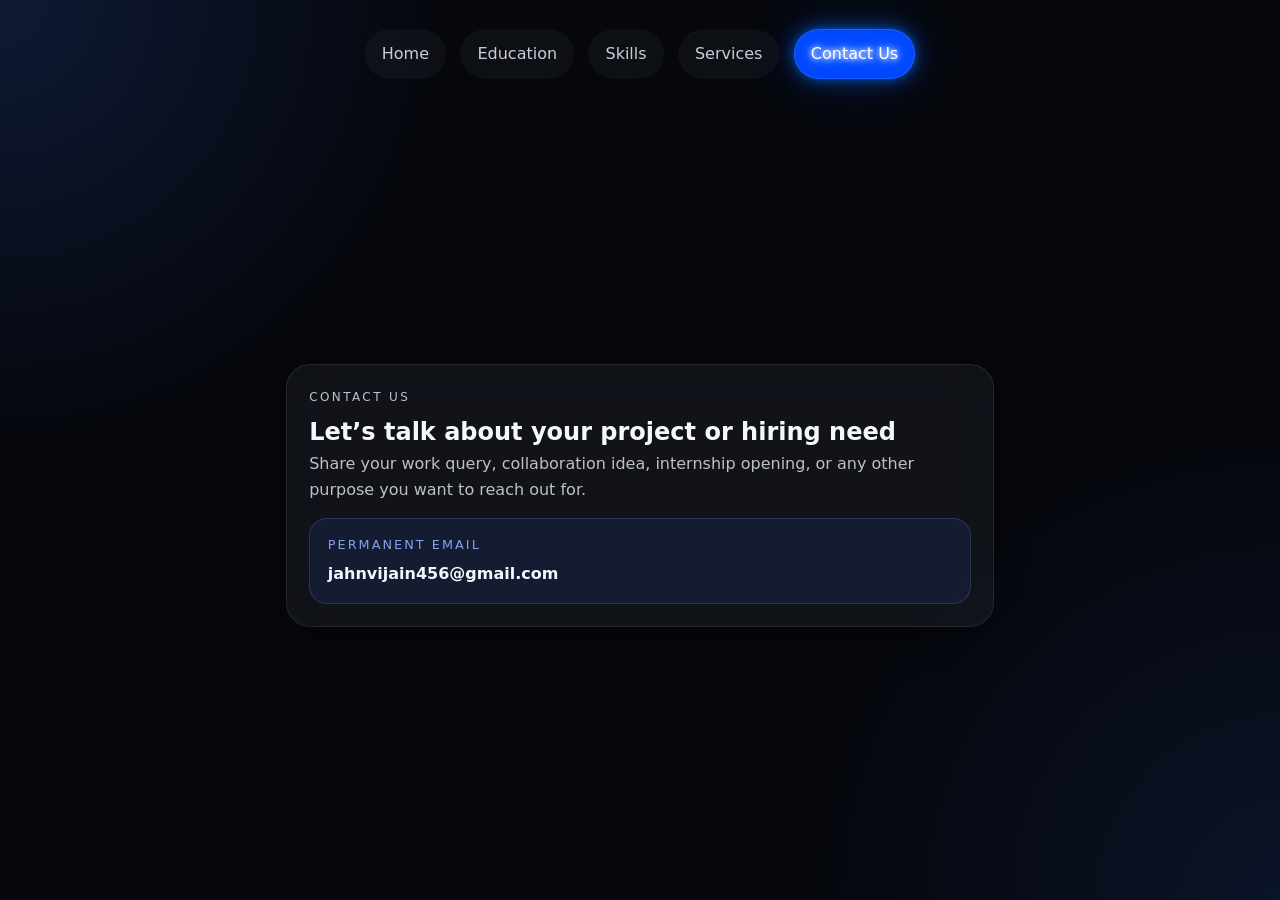
<file: contact.html>
<html>
    <head>
        <title>My Blog!</title>
        <link rel="stylesheet" href="blog.css">
        <meta name="viewport" content="width=device-width, initial-scale=1.0">
        <meta charset="UTF-8">
        <link rel="icon" href="Ibis.png" type="image/x-icon">
    </head>
    <body>
        <header>
            <nav>
                <a href="index.html">Home</a>
                <a href="education.html">Education</a>
                <a href="skills.html">Skills</a>
                <a href="services.html">Services</a>
                <a href="contact.html" class="active">Contact Us</a>
            </nav>
        </header>

        <main>
            <section class="page-shell">
                <div class="contact-panel">
                    <p class="eyebrow">Contact Us</p>
                    <h1>Let’s talk about your project or hiring need</h1>
                    <p class="page-copy">
                        Share your work query, collaboration idea, internship opening, or any other purpose you want to reach out for.
                    </p>

                    <div class="contact-email-card">
                        <span>Permanent Email</span>
                        <strong>jahnvijain456@gmail.com</strong>
                    </div>
                </div>
            </section>
        </main>
    </body>
</html>
</file>
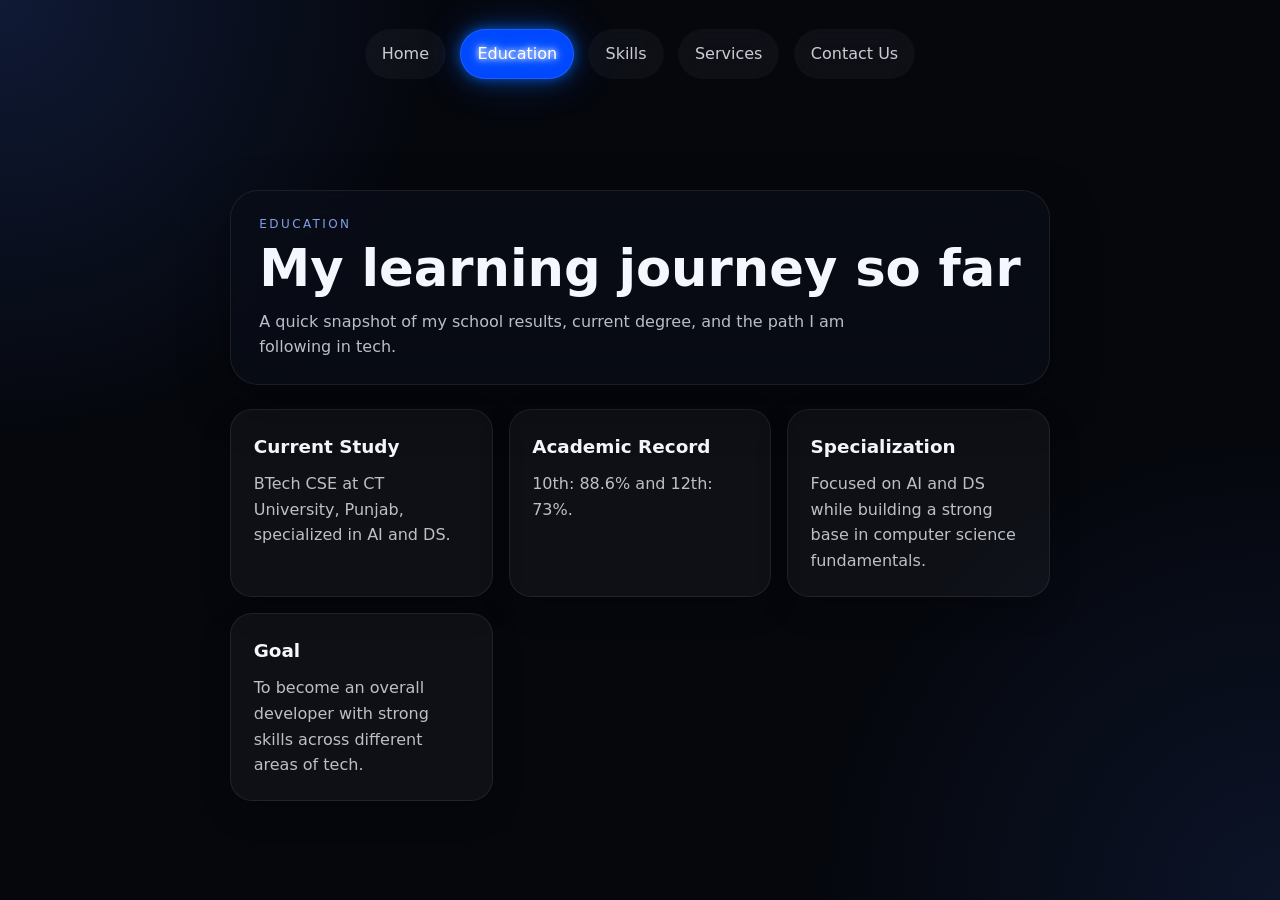
<file: education.html>
<html>
    <head>
        <title>My Blog!</title>
        <link rel="stylesheet" href="blog.css">
        <meta name="viewport" content="width=device-width, initial-scale=1.0">
        <meta charset="UTF-8">
        <link rel="icon" href="Ibis.png" type="image/x-icon">
    </head>
    <body>
        <header>
            <nav>
                <a href="index.html">Home</a>
                <a href="education.html" class="active">Education</a>
                <a href="skills.html">Skills</a>
                <a href="services.html">Services</a>
                <a href="contact.html">Contact Us</a>
            </nav>
        </header>

        <main>
            <section class="page-shell">
                <div class="page-hero">
                    <p class="eyebrow">Education</p>
                    <h1>My learning journey so far</h1>
                    <p class="page-copy">
                        A quick snapshot of my school results, current degree, and the path I am following in tech.
                    </p>
                </div>

                <div class="service-grid">
                    <article class="info-card">
                        <h2>Current Study</h2>
                        <p>BTech CSE at CT University, Punjab, specialized in AI and DS.</p>
                    </article>
                    <article class="info-card">
                        <h2>Academic Record</h2>
                        <p>10th: 88.6% and 12th: 73%.</p>
                    </article>
                    <article class="info-card">
                        <h2>Specialization</h2>
                        <p>Focused on AI and DS while building a strong base in computer science fundamentals.</p>
                    </article>
                    <article class="info-card">
                        <h2>Goal</h2>
                        <p>To become an overall developer with strong skills across different areas of tech.</p>
                    </article>
                </div>
            </section>
        </main>
    </body>
</html>
</file>
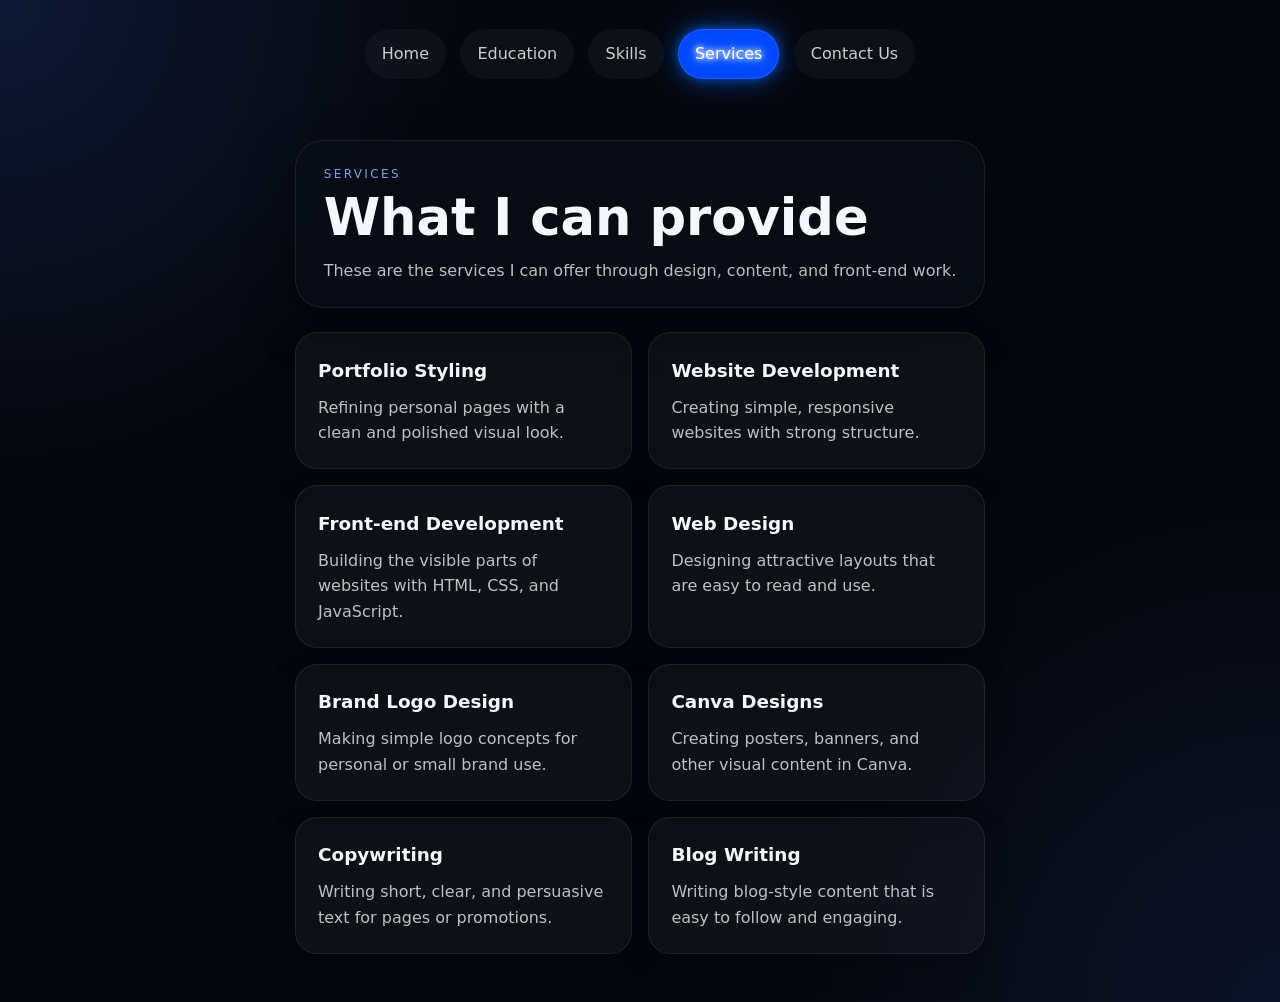
<file: services.html>
<html>
    <head>
        <title>Services</title>
        <link rel="stylesheet" href="blog.css">
        <link rel="stylesheet" href="https://cdnjs.cloudflare.com/ajax/libs/font-awesome/6.5.2/css/all.min.css">
        <meta name="viewport" content="width=device-width, initial-scale=1.0">
        <meta charset="UTF-8">
        <link rel="icon" href="img.png" type="image/x-icon">
    </head>
    <body>
        <header>
            <nav>
                <a href="index.html">Home</a>
                <a href="education.html">Education</a>
                <a href="skills.html">Skills</a>
                <a href="services.html" class="active">Services</a>
                <a href="contact.html">Contact Us</a>
            </nav>
        </header>

        <main>
            <section class="page-shell">
                <div class="page-hero">
                    <p class="eyebrow">Services</p>
                    <h1>What I can provide</h1>
                    <p class="page-copy">
                        These are the services I can offer through design, content, and front-end work.
                    </p>
                </div>

                <div class="service-grid">
                    <article class="info-card">
                        <h2>Portfolio Styling</h2>
                        <p>Refining personal pages with a clean and polished visual look.</p>
                    </article>
                    <article class="info-card">
                        <h2>Website Development</h2>
                        <p>Creating simple, responsive websites with strong structure.</p>
                    </article>
                    <article class="info-card">
                        <h2>Front-end Development</h2>
                        <p>Building the visible parts of websites with HTML, CSS, and JavaScript.</p>
                    </article>
                    <article class="info-card">
                        <h2>Web Design</h2>
                        <p>Designing attractive layouts that are easy to read and use.</p>
                    </article>
                    <article class="info-card">
                        <h2>Brand Logo Design</h2>
                        <p>Making simple logo concepts for personal or small brand use.</p>
                    </article>
                    <article class="info-card">
                        <h2>Canva Designs</h2>
                        <p>Creating posters, banners, and other visual content in Canva.</p>
                    </article>
                    <article class="info-card">
                        <h2>Copywriting</h2>
                        <p>Writing short, clear, and persuasive text for pages or promotions.</p>
                    </article>
                    <article class="info-card">
                        <h2>Blog Writing</h2>
                        <p>Writing blog-style content that is easy to follow and engaging.</p>
                    </article>
                </div>
            </section>
        </main>
    </body>
</html>
</file>
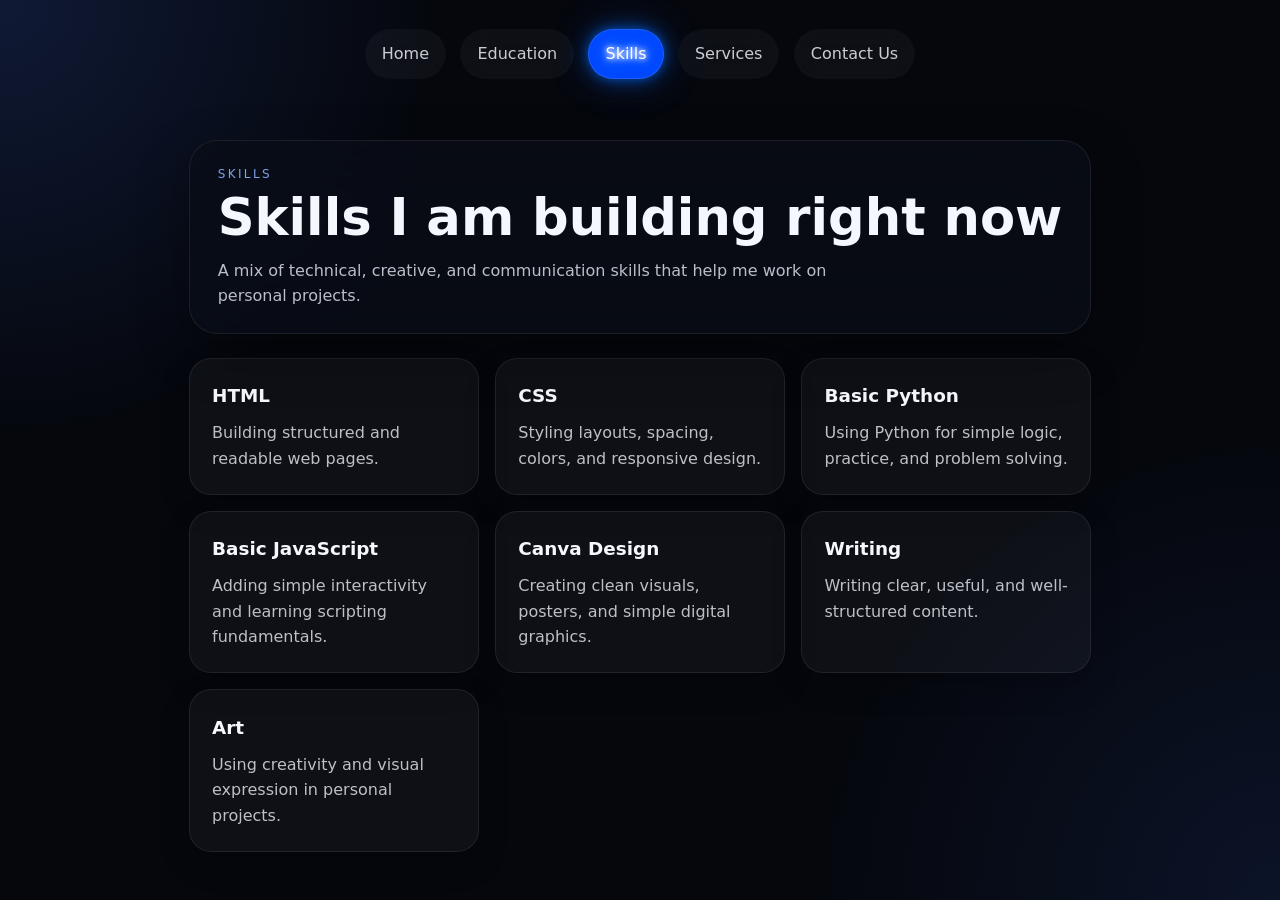
<file: skills.html>
<html>
    <head>
        <title>My Blog!</title>
        <link rel="stylesheet" href="blog.css">
        <meta name="viewport" content="width=device-width, initial-scale=1.0">
        <meta charset="UTF-8">
        <link rel="icon" href="Ibis.png" type="image/x-icon">
    </head>
    <body>
        <header>
            <nav>
                <a href="index.html">Home</a>
                <a href="education.html">Education</a>
                <a href="skills.html" class="active">Skills</a>
                <a href="services.html">Services</a>
                <a href="contact.html">Contact Us</a>
            </nav>
        </header>

        <main>
            <section class="page-shell">
                <div class="page-hero">
                    <p class="eyebrow">Skills</p>
                    <h1>Skills I am building right now</h1>
                    <p class="page-copy">
                        A mix of technical, creative, and communication skills that help me work on personal projects.
                    </p>
                </div>

                <div class="service-grid">
                    <article class="info-card">
                        <h2>HTML</h2>
                        <p>Building structured and readable web pages.</p>
                    </article>
                    <article class="info-card">
                        <h2>CSS</h2>
                        <p>Styling layouts, spacing, colors, and responsive design.</p>
                    </article>
                    <article class="info-card">
                        <h2>Basic Python</h2>
                        <p>Using Python for simple logic, practice, and problem solving.</p>
                    </article>
                    <article class="info-card">
                        <h2>Basic JavaScript</h2>
                        <p>Adding simple interactivity and learning scripting fundamentals.</p>
                    </article>
                    <article class="info-card">
                        <h2>Canva Design</h2>
                        <p>Creating clean visuals, posters, and simple digital graphics.</p>
                    </article>
                    <article class="info-card">
                        <h2>Writing</h2>
                        <p>Writing clear, useful, and well-structured content.</p>
                    </article>
                    <article class="info-card">
                        <h2>Art</h2>
                        <p>Using creativity and visual expression in personal projects.</p>
                    </article>
                </div>
            </section>
        </main>
    </body>
</html>
</file>
<file: blog.css>
* {
    box-sizing: border-box;
    margin: 0;
    padding: 0;
}

:root {
    --bg: #05070d;
    --panel: rgba(10, 14, 24, 0.78);
    --panel-border: rgba(255, 255, 255, 0.08);
    --text: #f5f7ff;
    --muted: rgba(245, 247, 255, 0.76);
    --color: #3055b4;
    --color-soft: rgba(48, 85, 180, 0.2);
    --shadow: 0 18px 50px rgba(0, 0, 0, 0.35);
}

html {
    color-scheme: dark;
}

body {
    min-height: 100vh;
    display: flex;
    flex-direction: column;
    font-family: "Poppins", system-ui, -apple-system, BlinkMacSystemFont, "Segoe UI", sans-serif;
    color: var(--text);
    background:
        radial-gradient(circle at top left, rgba(48, 85, 180, 0.24), transparent 28%),
        radial-gradient(circle at bottom right, rgba(48, 85, 180, 0.16), transparent 30%),
        var(--bg);
    line-height: 1.6;
}

a {
    color: inherit;
    text-decoration: none;
}

header {
    padding: 1rem 1rem 0;
}

nav {
    display: flex;
    justify-content: center;
    align-items: center;
    gap: 0.9rem;
    flex-wrap: wrap;
    padding: 0.8rem 1rem;
    margin: 0 auto;
    max-width: 960px;
}

nav a {
    display: inline-flex;
    align-items: center;
    justify-content: center;
    padding: 0.7rem 1rem;
    border: 1px solid transparent;
    border-radius: 999px;
    backdrop-filter: blur(14px);
    background-color: rgba(255, 255, 255, 0.04);
    color: rgba(245, 247, 255, 0.82);
    }

nav a:hover{
    transform: translatey(-5px) scale(1.1);
    background-position: 120% 0, 0 0;
    border-color: rgba(48, 85, 180, 0.35);
    color: var(--text);
    outline: none;
}

.active {
    background-color: rgb(0, 72, 255);
    color: #ffffff;
    border-color: rgba(255, 255, 255, 0.12);

    text-shadow:
        0 0 5px #fff,
        0 0 10px #fff,
        0 0 20px #4da3ff;

    box-shadow:
        0 0 10px rgba(6, 105, 255, 0.5),
        0 0 20px rgba(6, 105, 255, 0.4),
        0 0 40px rgba(6, 105, 255, 0.3);
}

main,
section {
    display: flex;
    flex: 1;
    justify-content: center;
    align-items: center;
    width: 100%;
}

.home {
    display: flex;
    align-items: center;
    gap: 2rem;
    width: min(100%, 1100px);
    padding: 2rem;
    margin: 1rem;
    background: var(--panel);
    border: 1px solid var(--panel-border);
    border-radius: 28px;
    box-shadow: var(--shadow);
    backdrop-filter: blur(50px);
}

.home-photo {
    position: relative;
    width: min(100%, 250px);
    height: 400px;
    aspect-ratio: 16 / 17;
    border-radius: 50%;
    border: 1px solid rgba(188, 194, 210, 0.596);
    box-shadow: 0 18px 34px rgba(0, 0, 0, 0.35);
    overflow: hidden;
    background: rgba(255, 255, 255, 0.03);
}

.home-photo::before {
    content: "";
    position: absolute;
    inset: 0;
    background:
        linear-gradient(145deg, rgba(255, 255, 255, 0.16), transparent 28%),
        linear-gradient(320deg, rgba(48, 85, 180, 0.14), transparent 34%);
    opacity: 0.75;
    pointer-events: none;
}

.home-photo::after {
    content: "";
    position: absolute;
    inset: 0;
    border-radius: inherit;
    box-shadow: inset 0 0 0 1px rgba(255, 255, 255, 0.08), inset 0 10px 18px rgba(255, 255, 255, 0.06);
    pointer-events: none;
    opacity: 0.9;
}

.home-photo img {
    width: 100%;
    height: 100%;
    display: block;
    object-fit: cover;
}


.home-text {
    flex: 1;
    min-width: 0;
}

.home-text h1 {
    font-size: clamp(2rem, 4vw, 4rem);
    line-height: 1.1;
    margin-bottom: 1rem;
    letter-spacing: -0.03em;
}

.home-text span {
    color: #e2f0ff;
    text-shadow:
        0 0 5px #4da3ff,
        0 0 10px #4da3ff,
        0 0 20px #4da3ff,
        0 0 40px #0669ff,
        0 0 80px #0669ff;
}


.intro {
    max-width: 68ch;
    font-size: 1rem;
    color: var(--muted);
    text-align: justify;
}

footer {
    padding: 1.25rem 1rem 1.5rem;
    text-align: center;
}

footer .social-icons {
    display: flex;
    justify-content: center;
    gap: 2rem;
    flex-wrap: wrap;
}

footer .social-icons a {
    display: inline-flex;
    align-items: center;
    justify-content: center;
    background: transparent;
    border: 0;
    padding: 0;
    color: var(--text);
    -webkit-box-reflect: below 2px linear-gradient(transparent, rgba(0, 0, 0, 0.28));
    transition: transform 180ms ease, color 180ms ease, filter 180ms ease;
}

footer .social-icons a i {
    font-size: 1.15rem;
    -webkit-box-reflect: below 2px linear-gradient(transparent, rgba(0, 0, 0, 0.28));
    transition: filter 180ms ease, color 180ms ease;
}

footer .social-icons a:hover,
footer .social-icons a:focus-visible {
    transform: translateY(-6px) scale(1.08);
    outline: none;
}

footer .social-icons a:nth-child(1):hover,
footer .social-icons a:nth-child(1):focus-visible {
    color: #ffffff;
    filter: drop-shadow(0 0 6px rgba(255, 255, 255, 0.95)) drop-shadow(0 0 16px rgba(255, 255, 255, 0.7));
}

footer .social-icons a:nth-child(1):hover i,
footer .social-icons a:nth-child(1):focus-visible i {
    color: #ffffff;
    filter: drop-shadow(0 0 8px rgba(255, 255, 255, 0.95)) drop-shadow(0 0 18px rgba(255, 255, 255, 0.75));
}

footer .social-icons a:nth-child(2):hover,
footer .social-icons a:nth-child(2):focus-visible {
    color: #ff5fd7;
    filter: drop-shadow(0 0 6px rgba(255, 95, 215, 0.95)) drop-shadow(0 0 16px rgba(255, 95, 215, 0.5));
}

footer .social-icons a:nth-child(2):hover i,
footer .social-icons a:nth-child(2):focus-visible i {
    color: #ff5fd7;
    filter: drop-shadow(0 0 8px rgba(255, 95, 215, 0.95)) drop-shadow(0 0 18px rgba(255, 95, 215, 0.75));
}

footer .social-icons a:nth-child(3):hover,
footer .social-icons a:nth-child(3):focus-visible {
    color: #53a9ff;
    filter: drop-shadow(0 0 6px rgba(83, 169, 255, 0.95)) drop-shadow(0 0 16px rgba(83, 169, 255, 0.75));
}

footer .social-icons a:nth-child(3):hover i,
footer .social-icons a:nth-child(3):focus-visible i {
    color: #53a9ff;
    filter: drop-shadow(0 0 8px rgba(83, 169, 255, 0.95)) drop-shadow(0 0 18px rgba(83, 169, 255, 0.75));
}

footer .social-icons a.email-link:hover,
footer .social-icons a.email-link:focus-visible {
    color: #ffd84d;
    filter: drop-shadow(0 0 3px rgba(255, 216, 77, 0.7)) drop-shadow(0 0 8px rgba(255, 216, 77, 0.45));
}

footer .social-icons a.email-link:hover i,
footer .social-icons a.email-link:focus-visible i {
    color: #ffd84d;
    filter: drop-shadow(0 0 4px rgba(255, 216, 77, 0.7)) drop-shadow(0 0 10px rgba(255, 216, 77, 0.45));
}

nav span {
    display: none;
}

@media (max-width: 800px) {
    header {
        padding-inline: 0.75rem;
    }

    .home {
        flex-direction: column;
        text-align: center;
        padding: 1.25rem;
        margin: 0.75rem; 
    }

    .intro {
        text-align: left;
    }

    .role-line {
        justify-content: center;
    }

    .home-photo {
        width: min(100%, 280px);
        height: 340px;
    }
}

@media (max-width: 480px) {
    nav {
        gap: 0.6rem;
        padding: 0.6rem 0;
    }

    nav a {
        width: 100%;
    }

    .home {
        border-radius: 22px;
    }

    .home-text h1 {
        font-size: 1.9rem;
    }

    .home-photo {
        width: min(100%, 260px);
        height: 320px;
    }

    .role-line {
        font-size: 0.98rem;
    }
}

.page-shell {
    width: min(100%, 1100px);
    margin: 1rem;
    padding: 2rem;
    display: grid;
    gap: 1.5rem;
}

.contact-panel {
    width: min(100%, 760px);
    margin-inline: auto;
    padding: 1.4rem;
    border-radius: 24px;
    background: rgba(255, 255, 255, 0.05);
    border: 1px solid rgba(255, 255, 255, 0.08);
    box-shadow: 0 14px 32px rgba(0, 0, 0, 0.26);
    backdrop-filter: blur(24px);
}

.contact-panel h2 {
    margin-bottom: 0.6rem;
    font-size: 1.2rem;
}

.contact-panel p {
    color: var(--muted);
}

.contact-email-card {
    margin-top: 1rem;
    padding: 1rem 1.1rem;
    border-radius: 18px;
    background: rgba(48, 85, 180, 0.16);
    border: 1px solid rgba(143, 176, 255, 0.18);
}

.contact-email-card span {
    display: block;
    margin-bottom: 0.35rem;
    font-size: 0.8rem;
    letter-spacing: 0.16em;
    text-transform: uppercase;
    color: rgba(143, 176, 255, 0.9);
}

.contact-email-card strong {
    font-size: 1rem;
    word-break: break-word;
}

.page-hero {
    padding: 1.5rem 1.75rem;
    border-radius: 28px;
    background: var(--panel);
    border: 1px solid var(--panel-border);
    box-shadow: var(--shadow);
    backdrop-filter: blur(50px);
}

.eyebrow {
    margin-bottom: 0.35rem;
    text-transform: uppercase;
    letter-spacing: 0.2em;
    font-size: 0.75rem;
    color: rgba(143, 176, 255, 0.9);
}

.page-hero h1 {
    font-size: clamp(2rem, 4vw, 3.4rem);
    line-height: 1.1;
    margin-bottom: 0.75rem;
}

.page-copy {
    max-width: 65ch;
    color: var(--muted);
}

.marquee-shell {
    position: relative;
    padding: 1rem;
    min-height: 420px;

    overflow: hidden;
}

.marquee-track {
    position: relative;
    height: 100%;
    overflow: hidden;
}

.marquee-motion {
    display: flex;
    width: max-content;
    gap: 1rem;
    animation: marquee-scroll 18s linear infinite;
    will-change: transform;
}

.marquee-list {
    display: flex;
    gap: 1rem;
    list-style: none;
    padding: 0;
    margin: 0;
}

.marquee-item {
    position: relative;
    overflow: hidden;
    width: min(280px, 78vw);
    min-height: 220px;
    padding: 1.25rem;
    border-radius: 22px;
    background: rgba(255, 255, 255, 0.05);
    border: 1px solid rgba(255, 255, 255, 0.12);
    box-shadow: 0 18px 32px rgba(0, 0, 0, 0.24);
    backdrop-filter: blur(18px);
    transform-origin: center;
    transition: transform 220ms ease, box-shadow 220ms ease, border-color 220ms ease, background-color 220ms ease;
}

.marquee-item span {
    display: inline-flex;
    align-items: center;
    justify-content: center;
    width: 3rem;
    height: 3rem;
    margin-bottom: 1rem;
    border-radius: 999px;
    background: linear-gradient(135deg, rgba(48, 85, 180, 0.32), rgba(255, 216, 77, 0.18));
    color: #ffffff;
    font-size: 0.9rem;
    font-weight: 700;
}

.marquee-item strong {
    display: block;
    margin-bottom: 0.55rem;
    font-size: 1.05rem;
    letter-spacing: -0.01em;
}

.marquee-item p {
    color: var(--muted);
    max-width: 24ch;
}

.marquee-item:hover,
.marquee-item:focus-within {
    transform: translateY(-4px) scale(1.02);
    border-color: rgba(143, 176, 255, 0.26);
    background: rgba(255, 255, 255, 0.075);
    box-shadow: 0 18px 38px rgba(0, 0, 0, 0.3), 0 0 0 1px rgba(48, 85, 180, 0.16);
}

@keyframes marquee-scroll {
    0% {
        transform: translateX(0);
    }

    100% {
        transform: translateX(-50%);
    }
}

.service-grid {
    display: grid;
    grid-template-columns: repeat(auto-fit, minmax(220px, 1fr));
    gap: 1rem;
}

.info-card {
    padding: 1.4rem;
    border-radius: 22px;
    background: rgba(255, 255, 255, 0.04);
    border: 1px solid rgba(255, 255, 255, 0.08);
    box-shadow: 0 12px 30px rgba(0, 0, 0, 0.22);
    transition: border-color 220ms ease, background-color 220ms ease, box-shadow 220ms ease;
}

.info-card:hover,
.info-card:focus-within {
    background: rgba(255, 255, 255, 0.06);
    border-color: rgba(143, 176, 255, 0.26);
    box-shadow: 0 14px 32px rgba(0, 0, 0, 0.26), 0 0 0 1px rgba(48, 85, 180, 0.14);
}

.info-card h2 {
    margin-bottom: 0.6rem;
    font-size: 1.15rem;
}

.info-card p {
    color: var(--muted);
}

@media (max-width: 800px) {
    .page-shell {
        padding: 1rem;
        margin: 0.75rem;
    }

    .page-hero {
        padding: 1.25rem;
    }

    .marquee-shell {
        min-height: 0;
    }

    .marquee-item {
        width: min(240px, 78vw);
        min-height: 200px;
    }
}

@media (prefers-reduced-motion: reduce) {
    .home-photo,
    .home-photo img,
    .info-card,
    .marquee-item,
    .marquee-motion,
    .marquee-track {
        transition: none;
        animation: none;
    }

    .home-photo:hover,
    .home-photo:focus-within,
    .info-card:hover,
    .info-card:focus-within,
    .marquee-item:hover,
    .marquee-item:focus-within {
        transform: none;
    }
}
</file>
